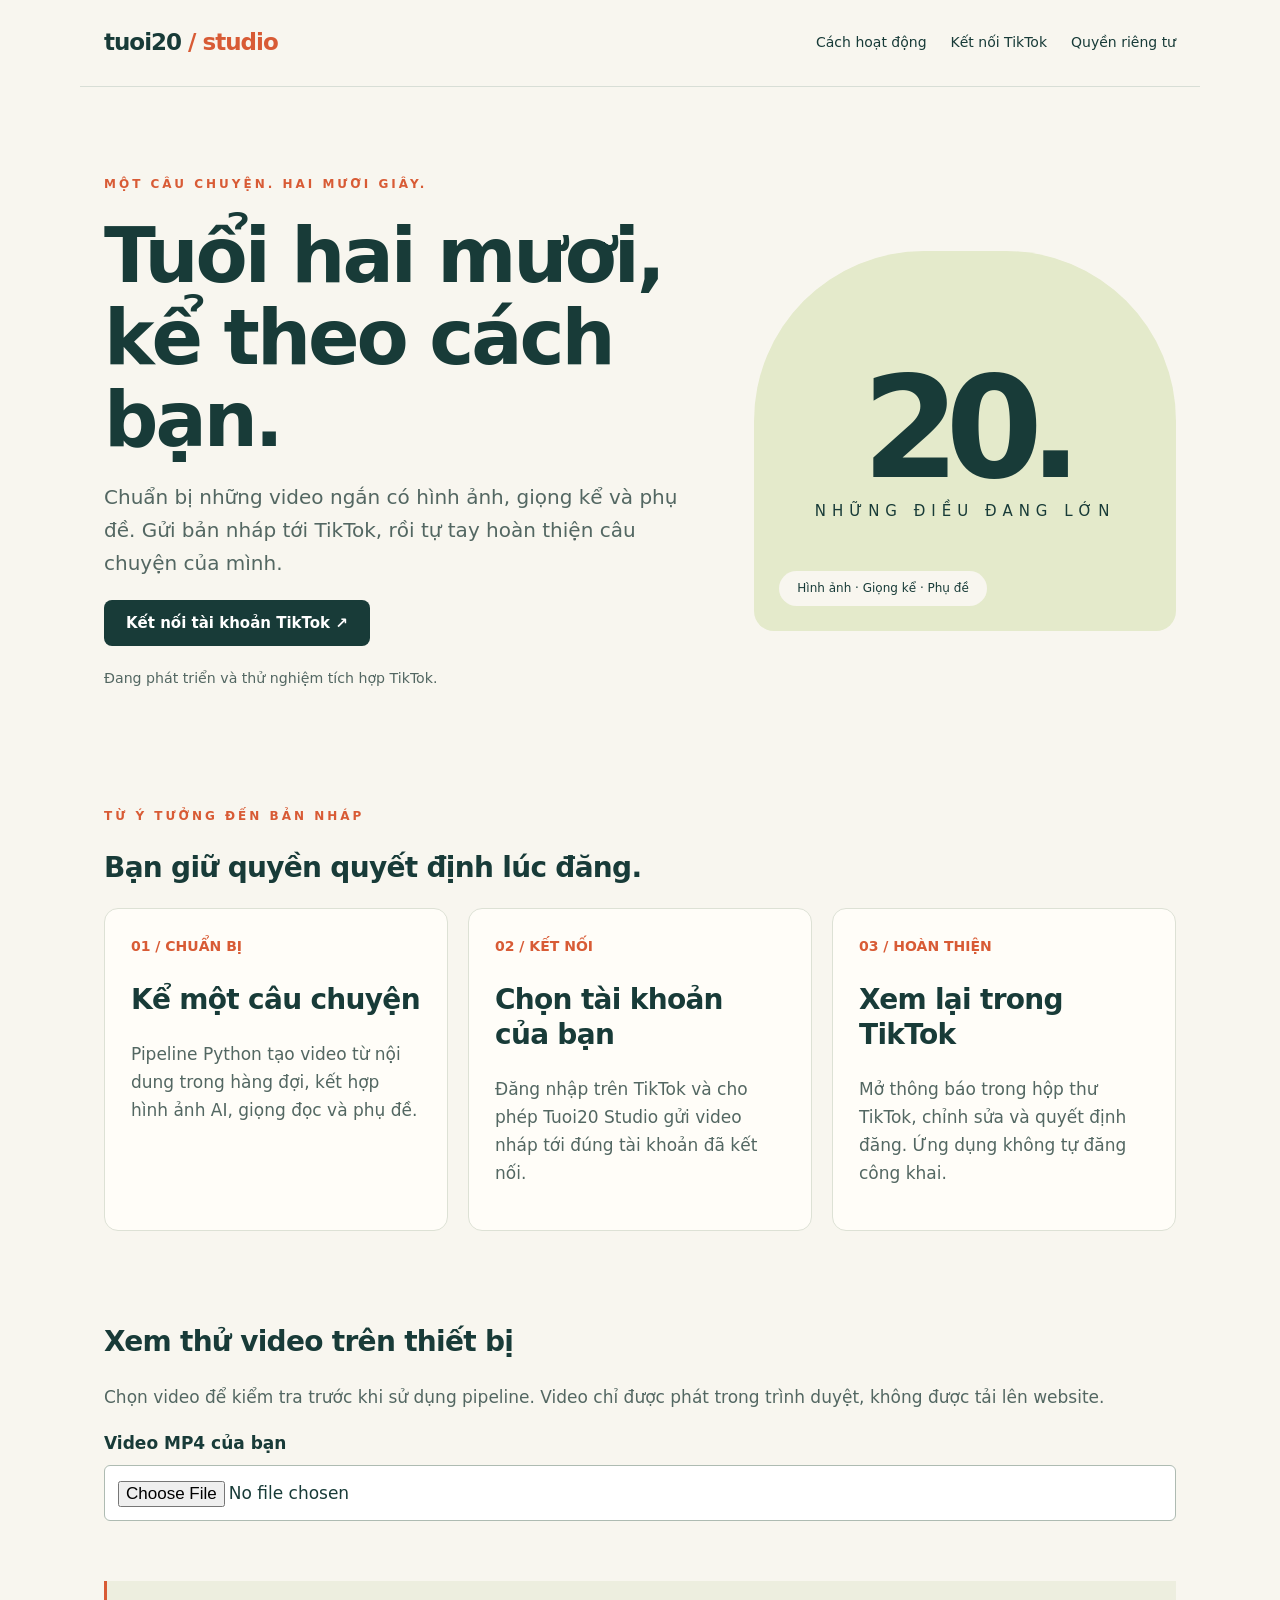
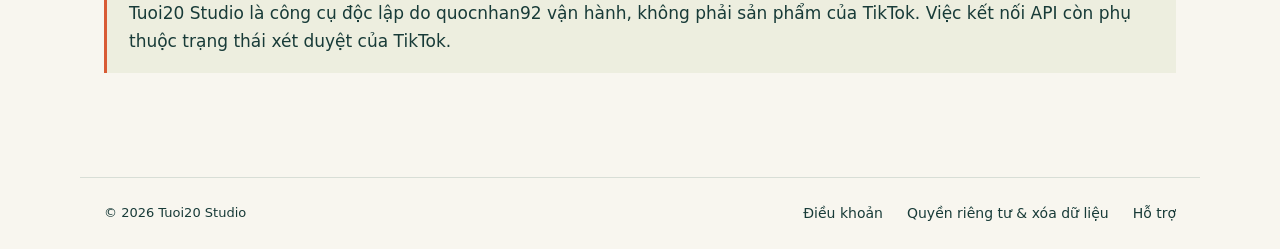
<file: index.html>
<!doctype html><html lang="vi"><head><meta charset="utf-8"><meta name="viewport" content="width=device-width,initial-scale=1"><meta name="description" content="Tuoi20 Studio — chuẩn bị video ngắn, lồng tiếng, phụ đề và gửi bản nháp tới TikTok để nhà sáng tạo xem lại."><meta name="referrer" content="no-referrer"><title>Tuoi20 Studio — Chuyện tuổi hai mươi</title><link rel="icon" href="icon.svg"><link rel="stylesheet" href="site.css"></head><body><header><a class="brand" href="./">tuoi20<span> / studio</span></a><nav aria-label="Điều hướng"><a href="#how">Cách hoạt động</a><a href="connect.html">Kết nối TikTok</a><a href="privacy.html">Quyền riêng tư</a></nav></header><main><section class="hero"><div><div class="eyebrow">Một câu chuyện. Hai mươi giây.</div><h1>Tuổi hai mươi,<br>kể theo cách bạn.</h1><p class="lead">Chuẩn bị những video ngắn có hình ảnh, giọng kể và phụ đề. Gửi bản nháp tới TikTok, rồi tự tay hoàn thiện câu chuyện của mình.</p><a class="button" href="connect.html">Kết nối tài khoản TikTok ↗</a><p><small>Đang phát triển và thử nghiệm tích hợp TikTok.</small></p></div><div class="art" aria-label="Tuổi 20 — những điều đang lớn"><strong>20.</strong><span>NHỮNG ĐIỀU ĐANG LỚN</span><div class="badge">Hình ảnh · Giọng kể · Phụ đề</div></div></section><section class="section" id="how"><div class="eyebrow">Từ ý tưởng đến bản nháp</div><h2>Bạn giữ quyền quyết định lúc đăng.</h2><div class="grid"><article class="card"><div class="number">01 / CHUẨN BỊ</div><h2>Kể một câu chuyện</h2><p>Pipeline Python tạo video từ nội dung trong hàng đợi, kết hợp hình ảnh AI, giọng đọc và phụ đề.</p></article><article class="card"><div class="number">02 / KẾT NỐI</div><h2>Chọn tài khoản của bạn</h2><p>Đăng nhập trên TikTok và cho phép Tuoi20 Studio gửi video nháp tới đúng tài khoản đã kết nối.</p></article><article class="card"><div class="number">03 / HOÀN THIỆN</div><h2>Xem lại trong TikTok</h2><p>Mở thông báo trong hộp thư TikTok, chỉnh sửa và quyết định đăng. Ứng dụng không tự đăng công khai.</p></article></div></section><section class="section"><h2>Xem thử video trên thiết bị</h2><p>Chọn video để kiểm tra trước khi sử dụng pipeline. Video chỉ được phát trong trình duyệt, không được tải lên website.</p><label for="preview">Video MP4 của bạn</label><input id="preview" type="file" accept="video/mp4,video/quicktime"><video id="player" controls playsinline hidden aria-label="Video xem trước"></video></section><section class="note">Tuoi20 Studio là công cụ độc lập do quocnhan92 vận hành, không phải sản phẩm của TikTok. Việc kết nối API còn phụ thuộc trạng thái xét duyệt của TikTok.</section></main><footer><span>© 2026 Tuoi20 Studio</span><nav><a href="terms.html">Điều khoản</a><a href="privacy.html">Quyền riêng tư & xóa dữ liệu</a><a href="https://github.com/quocnhan92/tuoi20-site/issues">Hỗ trợ</a></nav></footer><script src="preview.js"></script></body></html>
</file>
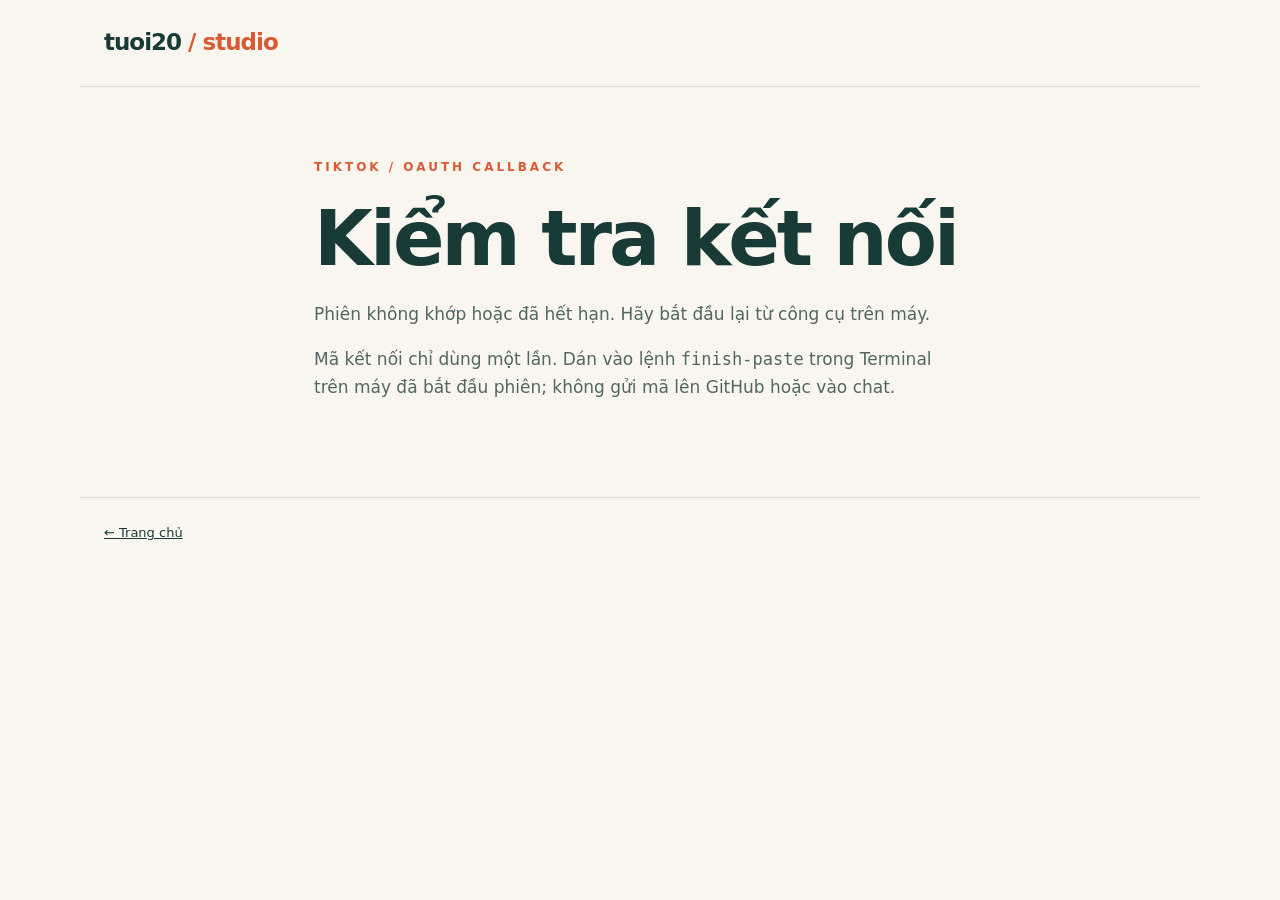
<file: callback.html>
<!doctype html>
<html lang="vi">
<head>
  <meta charset="utf-8">
  <meta name="viewport" content="width=device-width,initial-scale=1">
  <meta name="referrer" content="no-referrer">
  <title>Kết quả kết nối — Tuoi20 Studio</title>
  <link rel="stylesheet" href="site.css">
</head>
<body>
  <header><a class="brand" href="./">tuoi20<span> / studio</span></a></header>
  <main class="form">
    <p class="eyebrow">TikTok / OAuth callback</p>
    <h1 id="heading">Kiểm tra kết nối</h1>
    <p id="status" class="status" role="status">Đang kiểm tra phản hồi…</p>
    <button id="copy" hidden>Sao chép mã kết nối</button>
    <button id="download" hidden>Tải file kết nối</button>
    <p id="copy-status" class="status" role="status" hidden></p>
    <p>Mã kết nối chỉ dùng một lần. Dán vào lệnh <code>finish-paste</code> trong Terminal trên máy đã bắt đầu phiên; không gửi mã lên GitHub hoặc vào chat.</p>
  </main>
  <footer><a href="./">← Trang chủ</a></footer>
  <script src="oauth.js"></script>
</body>
</html>
</file>
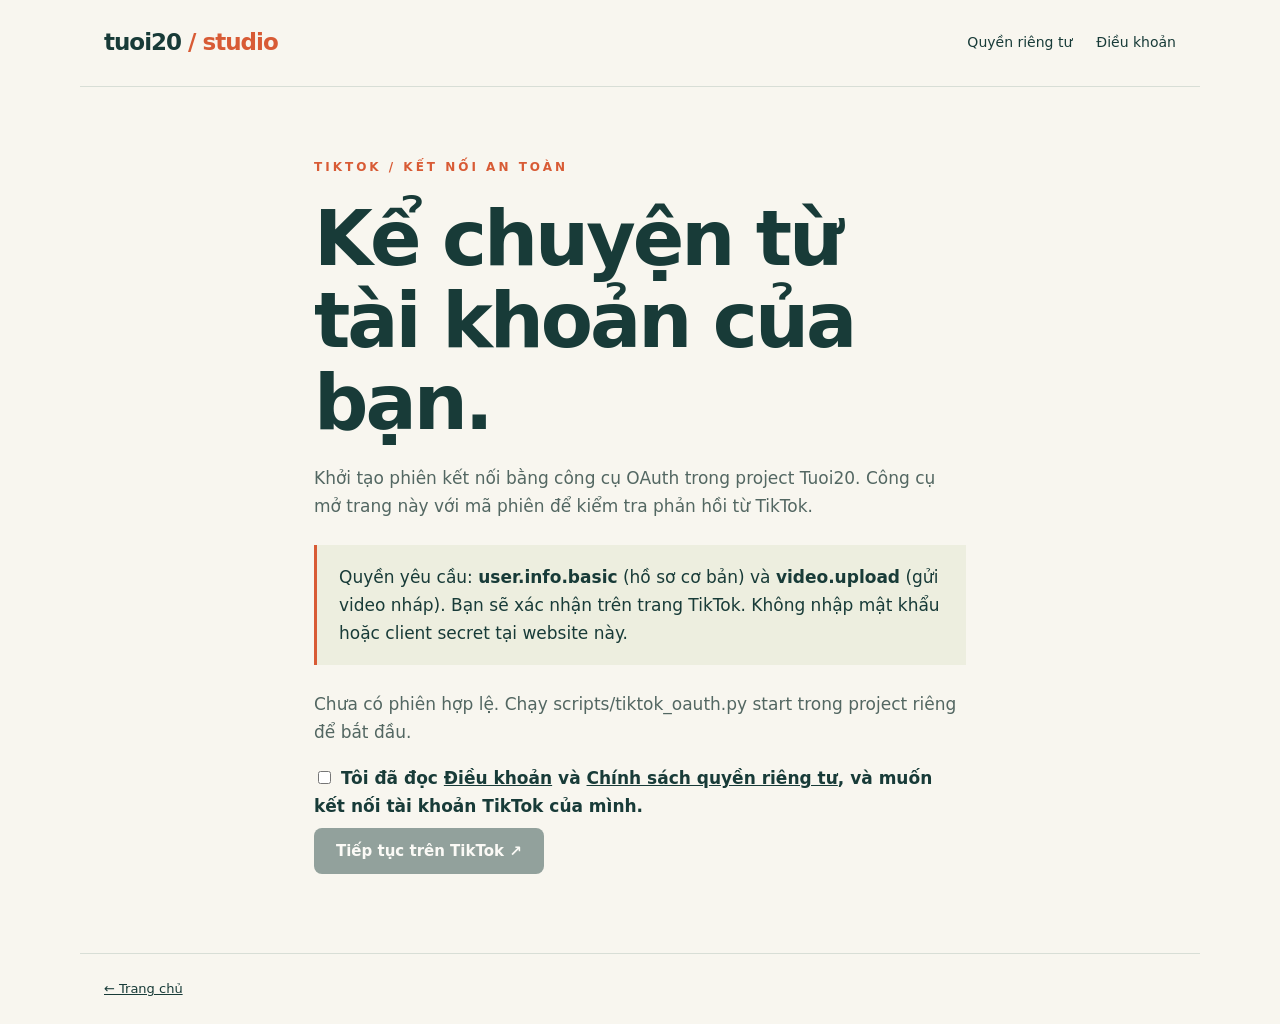
<file: connect.html>
<!doctype html><html lang="vi"><head><meta charset="utf-8"><meta name="viewport" content="width=device-width,initial-scale=1"><meta name="referrer" content="no-referrer"><title>Kết nối TikTok — Tuoi20 Studio</title><link rel="stylesheet" href="site.css"></head><body><header><a class="brand" href="./">tuoi20<span> / studio</span></a><nav><a href="privacy.html">Quyền riêng tư</a><a href="terms.html">Điều khoản</a></nav></header><main class="form"><p class="eyebrow">TikTok / Kết nối an toàn</p><h1>Kể chuyện từ tài khoản của bạn.</h1><p>Khởi tạo phiên kết nối bằng công cụ OAuth trong project Tuoi20. Công cụ mở trang này với mã phiên để kiểm tra phản hồi từ TikTok.</p><div class="note">Quyền yêu cầu: <strong>user.info.basic</strong> (hồ sơ cơ bản) và <strong>video.upload</strong> (gửi video nháp). Bạn sẽ xác nhận trên trang TikTok. Không nhập mật khẩu hoặc client secret tại website này.</div><p id="status" role="status">Đang kiểm tra phiên kết nối…</p><label><input type="checkbox" id="consent">Tôi đã đọc <a href="terms.html">Điều khoản</a> và <a href="privacy.html">Chính sách quyền riêng tư</a>, và muốn kết nối tài khoản TikTok của mình.</label><button id="connect" disabled>Tiếp tục trên TikTok ↗</button></main><footer><a href="./">← Trang chủ</a></footer><script src="oauth.js"></script></body></html>
</file>
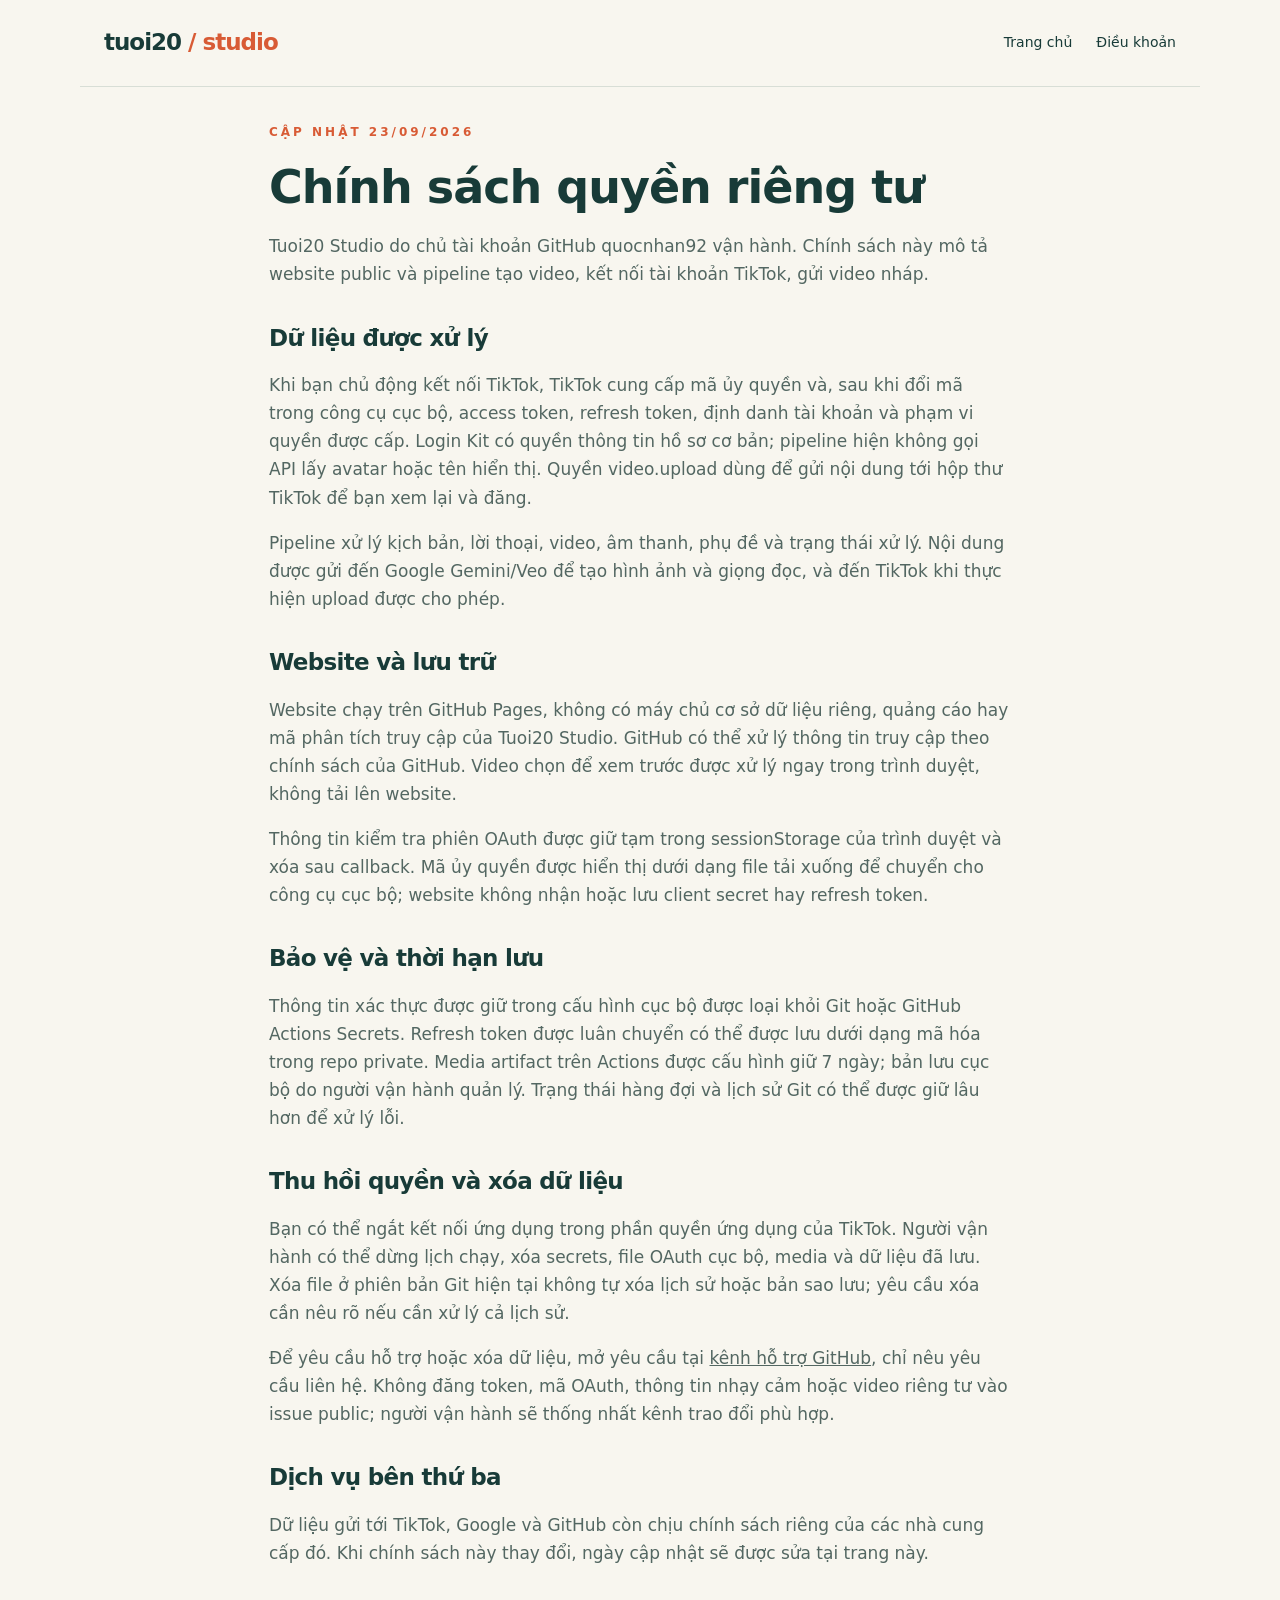
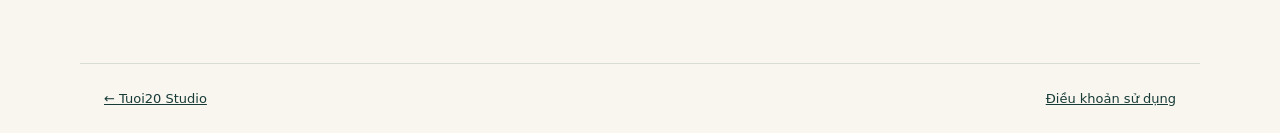
<file: privacy.html>
<!doctype html><html lang="vi"><head><meta charset="utf-8"><meta name="viewport" content="width=device-width,initial-scale=1"><meta name="referrer" content="no-referrer"><title>Quyền riêng tư — Tuoi20 Studio</title><link rel="stylesheet" href="site.css"></head><body><header><a class="brand" href="./">tuoi20<span> / studio</span></a><nav><a href="./">Trang chủ</a><a href="terms.html">Điều khoản</a></nav></header><main class="legal"><p class="eyebrow">Cập nhật 23/09/2026</p><h1>Chính sách quyền riêng tư</h1><p>Tuoi20 Studio do chủ tài khoản GitHub quocnhan92 vận hành. Chính sách này mô tả website public và pipeline tạo video, kết nối tài khoản TikTok, gửi video nháp.</p><h2>Dữ liệu được xử lý</h2><p>Khi bạn chủ động kết nối TikTok, TikTok cung cấp mã ủy quyền và, sau khi đổi mã trong công cụ cục bộ, access token, refresh token, định danh tài khoản và phạm vi quyền được cấp. Login Kit có quyền thông tin hồ sơ cơ bản; pipeline hiện không gọi API lấy avatar hoặc tên hiển thị. Quyền video.upload dùng để gửi nội dung tới hộp thư TikTok để bạn xem lại và đăng.</p><p>Pipeline xử lý kịch bản, lời thoại, video, âm thanh, phụ đề và trạng thái xử lý. Nội dung được gửi đến Google Gemini/Veo để tạo hình ảnh và giọng đọc, và đến TikTok khi thực hiện upload được cho phép.</p><h2>Website và lưu trữ</h2><p>Website chạy trên GitHub Pages, không có máy chủ cơ sở dữ liệu riêng, quảng cáo hay mã phân tích truy cập của Tuoi20 Studio. GitHub có thể xử lý thông tin truy cập theo chính sách của GitHub. Video chọn để xem trước được xử lý ngay trong trình duyệt, không tải lên website.</p><p>Thông tin kiểm tra phiên OAuth được giữ tạm trong sessionStorage của trình duyệt và xóa sau callback. Mã ủy quyền được hiển thị dưới dạng file tải xuống để chuyển cho công cụ cục bộ; website không nhận hoặc lưu client secret hay refresh token.</p><h2>Bảo vệ và thời hạn lưu</h2><p>Thông tin xác thực được giữ trong cấu hình cục bộ được loại khỏi Git hoặc GitHub Actions Secrets. Refresh token được luân chuyển có thể được lưu dưới dạng mã hóa trong repo private. Media artifact trên Actions được cấu hình giữ 7 ngày; bản lưu cục bộ do người vận hành quản lý. Trạng thái hàng đợi và lịch sử Git có thể được giữ lâu hơn để xử lý lỗi.</p><h2>Thu hồi quyền và xóa dữ liệu</h2><p>Bạn có thể ngắt kết nối ứng dụng trong phần quyền ứng dụng của TikTok. Người vận hành có thể dừng lịch chạy, xóa secrets, file OAuth cục bộ, media và dữ liệu đã lưu. Xóa file ở phiên bản Git hiện tại không tự xóa lịch sử hoặc bản sao lưu; yêu cầu xóa cần nêu rõ nếu cần xử lý cả lịch sử.</p><p>Để yêu cầu hỗ trợ hoặc xóa dữ liệu, mở yêu cầu tại <a href="https://github.com/quocnhan92/tuoi20-site/issues">kênh hỗ trợ GitHub</a>, chỉ nêu yêu cầu liên hệ. Không đăng token, mã OAuth, thông tin nhạy cảm hoặc video riêng tư vào issue public; người vận hành sẽ thống nhất kênh trao đổi phù hợp.</p><h2>Dịch vụ bên thứ ba</h2><p>Dữ liệu gửi tới TikTok, Google và GitHub còn chịu chính sách riêng của các nhà cung cấp đó. Khi chính sách này thay đổi, ngày cập nhật sẽ được sửa tại trang này.</p></main><footer><a href="./">← Tuoi20 Studio</a><a href="terms.html">Điều khoản sử dụng</a></footer></body></html>
</file>
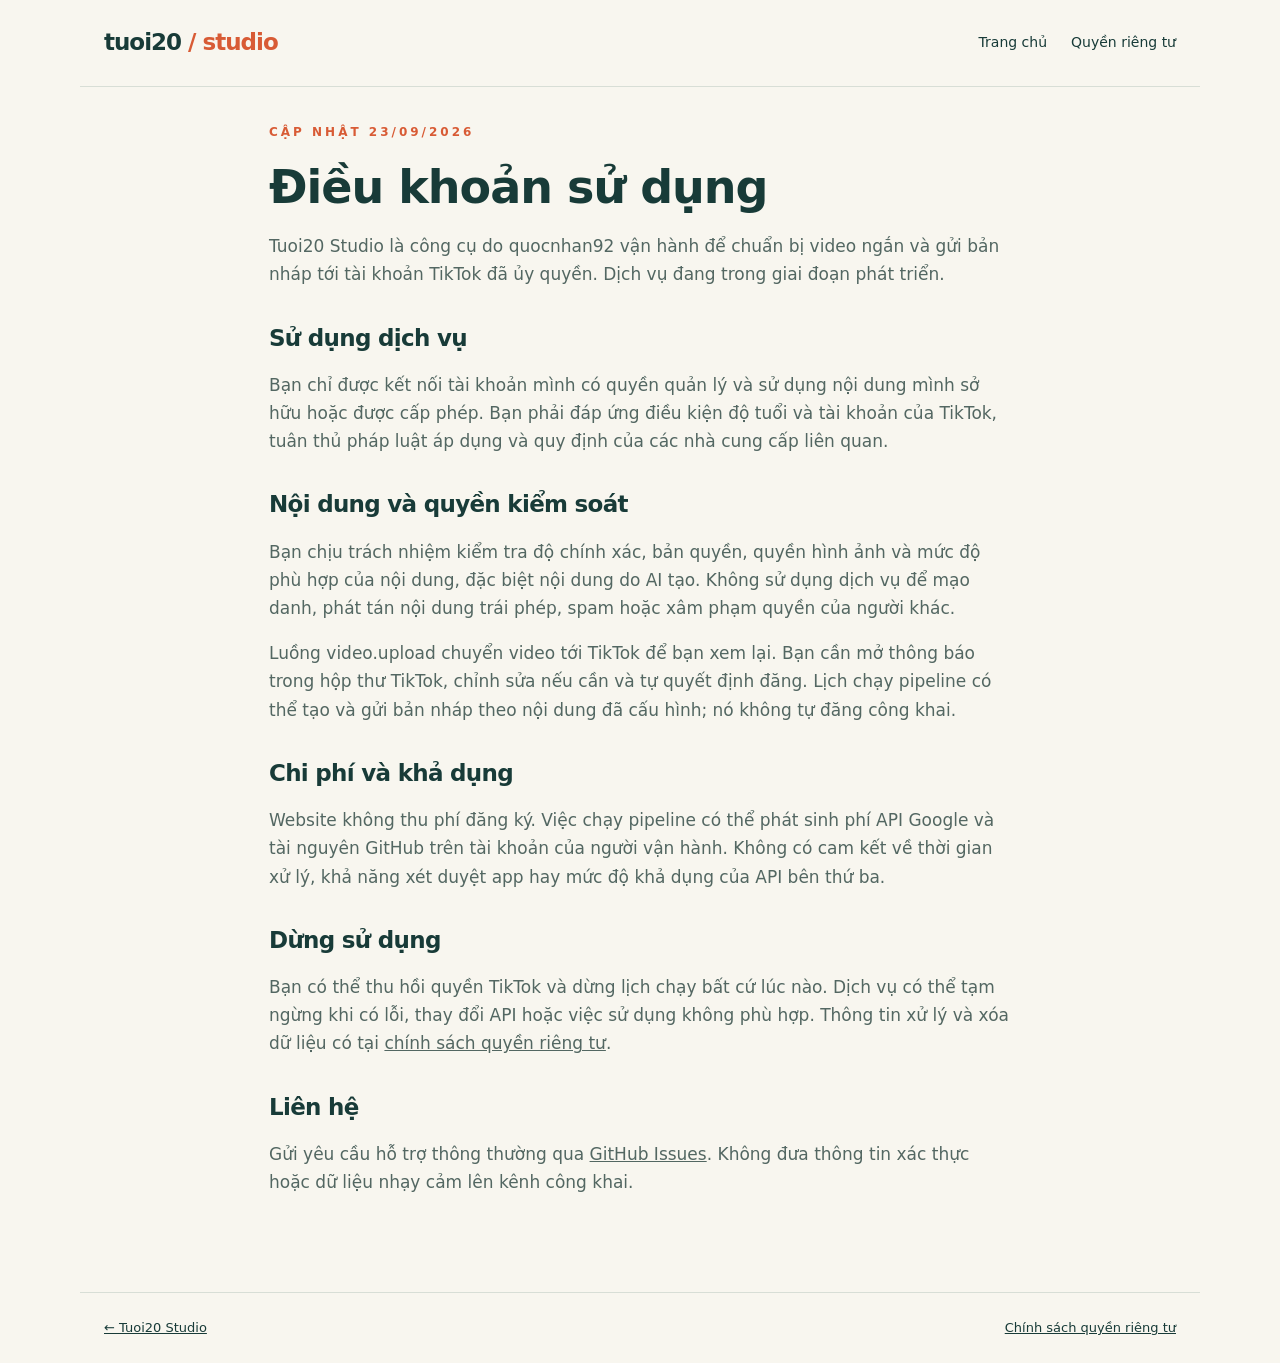
<file: terms.html>
<!doctype html><html lang="vi"><head><meta charset="utf-8"><meta name="viewport" content="width=device-width,initial-scale=1"><title>Điều khoản — Tuoi20 Studio</title><link rel="stylesheet" href="site.css"></head><body><header><a class="brand" href="./">tuoi20<span> / studio</span></a><nav><a href="./">Trang chủ</a><a href="privacy.html">Quyền riêng tư</a></nav></header><main class="legal"><p class="eyebrow">Cập nhật 23/09/2026</p><h1>Điều khoản sử dụng</h1><p>Tuoi20 Studio là công cụ do quocnhan92 vận hành để chuẩn bị video ngắn và gửi bản nháp tới tài khoản TikTok đã ủy quyền. Dịch vụ đang trong giai đoạn phát triển.</p><h2>Sử dụng dịch vụ</h2><p>Bạn chỉ được kết nối tài khoản mình có quyền quản lý và sử dụng nội dung mình sở hữu hoặc được cấp phép. Bạn phải đáp ứng điều kiện độ tuổi và tài khoản của TikTok, tuân thủ pháp luật áp dụng và quy định của các nhà cung cấp liên quan.</p><h2>Nội dung và quyền kiểm soát</h2><p>Bạn chịu trách nhiệm kiểm tra độ chính xác, bản quyền, quyền hình ảnh và mức độ phù hợp của nội dung, đặc biệt nội dung do AI tạo. Không sử dụng dịch vụ để mạo danh, phát tán nội dung trái phép, spam hoặc xâm phạm quyền của người khác.</p><p>Luồng video.upload chuyển video tới TikTok để bạn xem lại. Bạn cần mở thông báo trong hộp thư TikTok, chỉnh sửa nếu cần và tự quyết định đăng. Lịch chạy pipeline có thể tạo và gửi bản nháp theo nội dung đã cấu hình; nó không tự đăng công khai.</p><h2>Chi phí và khả dụng</h2><p>Website không thu phí đăng ký. Việc chạy pipeline có thể phát sinh phí API Google và tài nguyên GitHub trên tài khoản của người vận hành. Không có cam kết về thời gian xử lý, khả năng xét duyệt app hay mức độ khả dụng của API bên thứ ba.</p><h2>Dừng sử dụng</h2><p>Bạn có thể thu hồi quyền TikTok và dừng lịch chạy bất cứ lúc nào. Dịch vụ có thể tạm ngừng khi có lỗi, thay đổi API hoặc việc sử dụng không phù hợp. Thông tin xử lý và xóa dữ liệu có tại <a href="privacy.html">chính sách quyền riêng tư</a>.</p><h2>Liên hệ</h2><p>Gửi yêu cầu hỗ trợ thông thường qua <a href="https://github.com/quocnhan92/tuoi20-site/issues">GitHub Issues</a>. Không đưa thông tin xác thực hoặc dữ liệu nhạy cảm lên kênh công khai.</p></main><footer><a href="./">← Tuoi20 Studio</a><a href="privacy.html">Chính sách quyền riêng tư</a></footer></body></html>
</file>
<file: site.css>
:root{color-scheme:light;--ink:#183b38;--muted:#536762;--paper:#f8f6ef;--accent:#d85b35}*{box-sizing:border-box}body{margin:0;background:var(--paper);color:var(--ink);font:17px/1.65 system-ui,sans-serif}a{color:inherit}header,footer,main{max-width:1120px;margin:auto;padding:24px}header{display:flex;align-items:center;justify-content:space-between;gap:20px;border-bottom:1px solid #d8ded6}nav{display:flex;gap:24px;flex-wrap:wrap;font-size:14px}nav a{text-decoration:none}.brand{font-weight:800;font-size:23px;text-decoration:none;letter-spacing:-1px}.brand span{color:var(--accent)}.eyebrow{text-transform:uppercase;letter-spacing:3px;font-size:12px;font-weight:700;color:var(--accent)}.hero{display:grid;grid-template-columns:1.4fr 1fr;gap:60px;align-items:center;padding:64px 0}h1{font-size:clamp(40px,6vw,76px);line-height:1.08;letter-spacing:-3px;margin:20px 0}h2{font-size:28px;line-height:1.25;letter-spacing:-.7px}p{color:var(--muted)}.lead{max-width:580px;font-size:20px}.button,button{display:inline-block;background:var(--ink);color:white;border:0;border-radius:8px;padding:14px 22px;font:600 15px system-ui;cursor:pointer;text-decoration:none}button:disabled{opacity:.45;cursor:not-allowed}.secondary{background:transparent;color:var(--ink);border:1px solid var(--ink)}.art{background:#e4eacb;min-height:380px;border-radius:170px 170px 20px 20px;display:grid;place-content:center;text-align:center;position:relative}.art strong{font-size:140px;line-height:1;letter-spacing:-14px}.art span{font-size:15px;letter-spacing:6px}.badge{position:absolute;bottom:25px;left:25px;background:var(--paper);border-radius:50px;padding:8px 18px;font-size:12px}.grid{display:grid;grid-template-columns:repeat(3,1fr);gap:20px}.card{padding:26px;background:#fffdf8;border:1px solid #dde1d5;border-radius:14px}.number{color:var(--accent);font-weight:700;font-size:14px}.section{padding:35px 0}.legal{max-width:790px}.legal h1{font-size:46px;letter-spacing:-1px}.legal h2{margin-top:35px;font-size:23px}.note{padding:18px 22px;border-left:3px solid var(--accent);background:#edeedf;margin:25px 0}.form{max-width:700px;margin:35px auto}label{display:block;margin:18px 0 8px;font-weight:600}input{max-width:100%;width:100%;padding:13px;font:inherit;border:1px solid #aebbb2;border-radius:6px;background:white}input[type=checkbox]{width:auto;margin-right:10px}video{width:100%;max-height:440px;background:#122d2b;border-radius:12px}footer{margin-top:55px;border-top:1px solid #d8ded6;font-size:13px;display:flex;justify-content:space-between;gap:20px;flex-wrap:wrap}.status{white-space:pre-wrap;overflow-wrap:anywhere}button:focus-visible,a:focus-visible,input:focus-visible{outline:3px solid var(--accent);outline-offset:4px}@media(max-width:720px){.hero,.grid{grid-template-columns:1fr;gap:25px}.hero{padding:35px 0}.art{min-height:280px}.art strong{font-size:110px}header{align-items:flex-start;flex-direction:column}h1{letter-spacing:-2px}nav{gap:16px}}
[hidden]{display:none!important}
</file>
